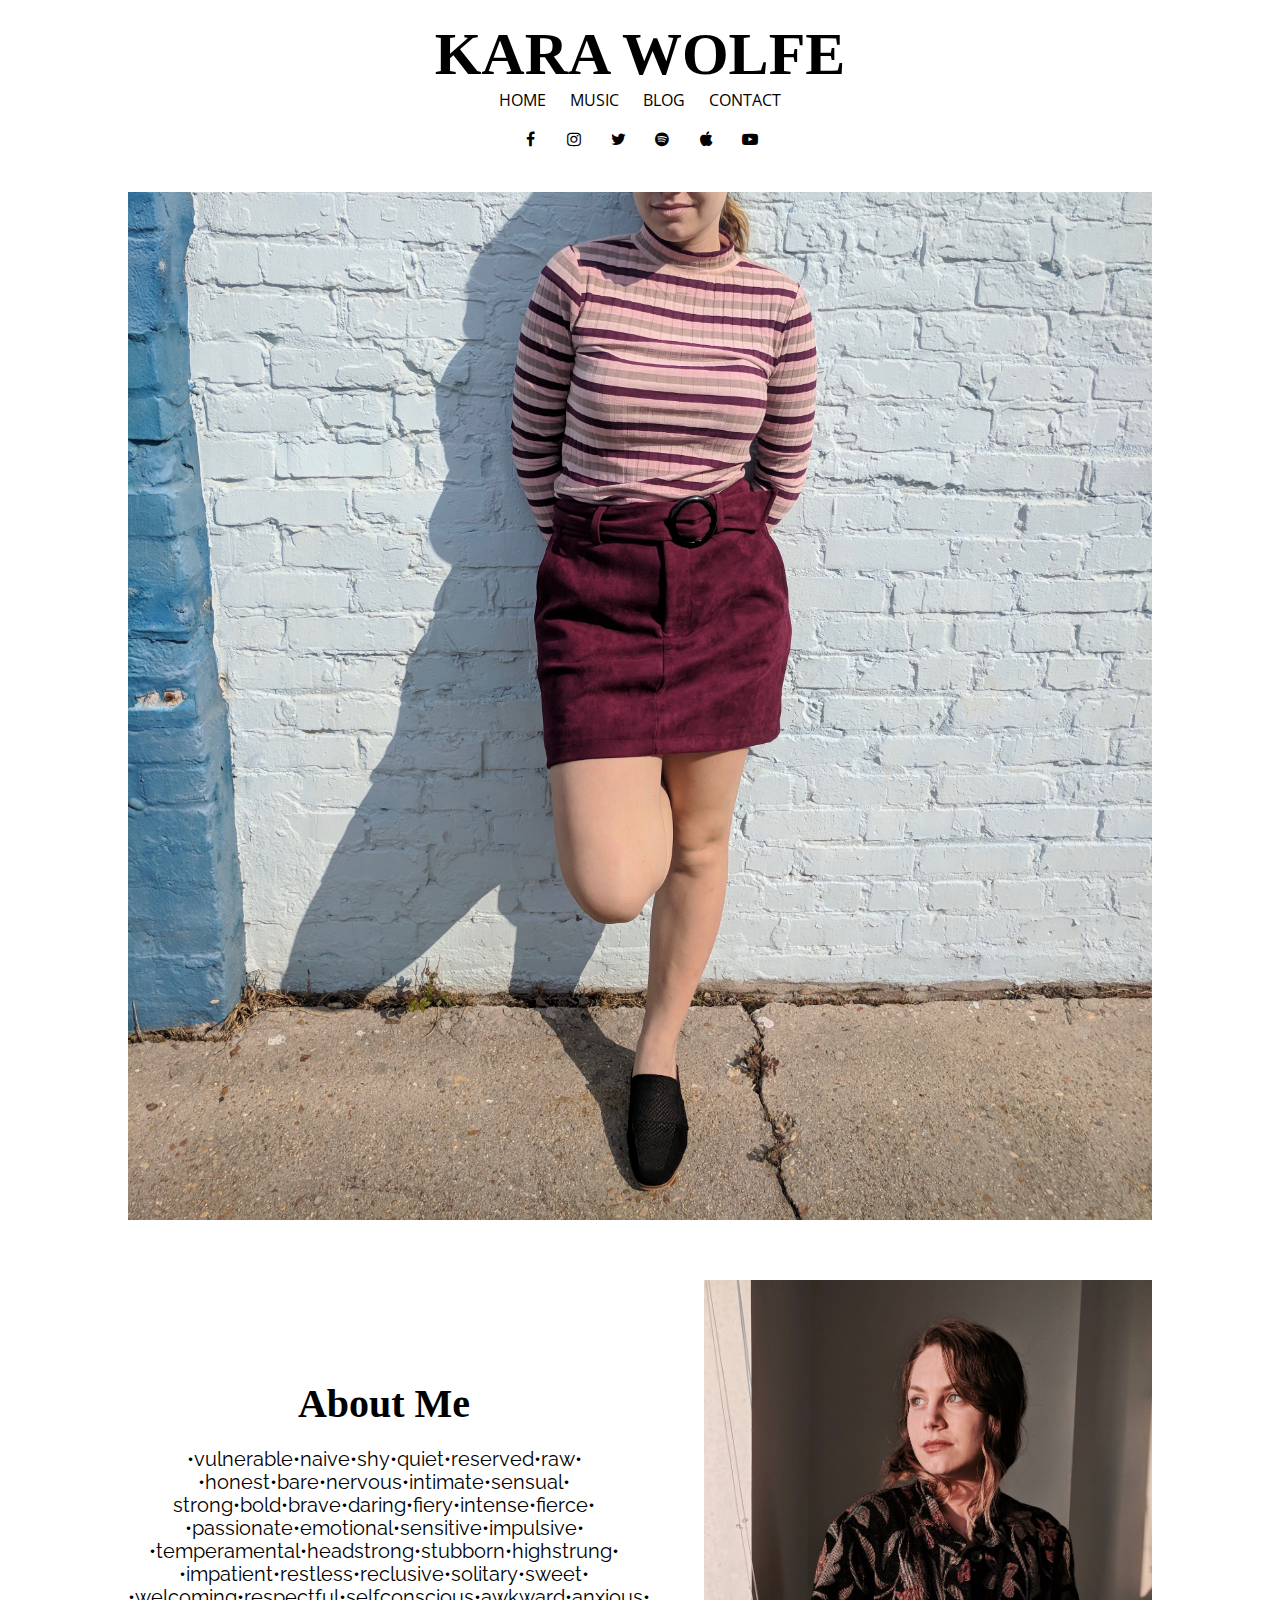
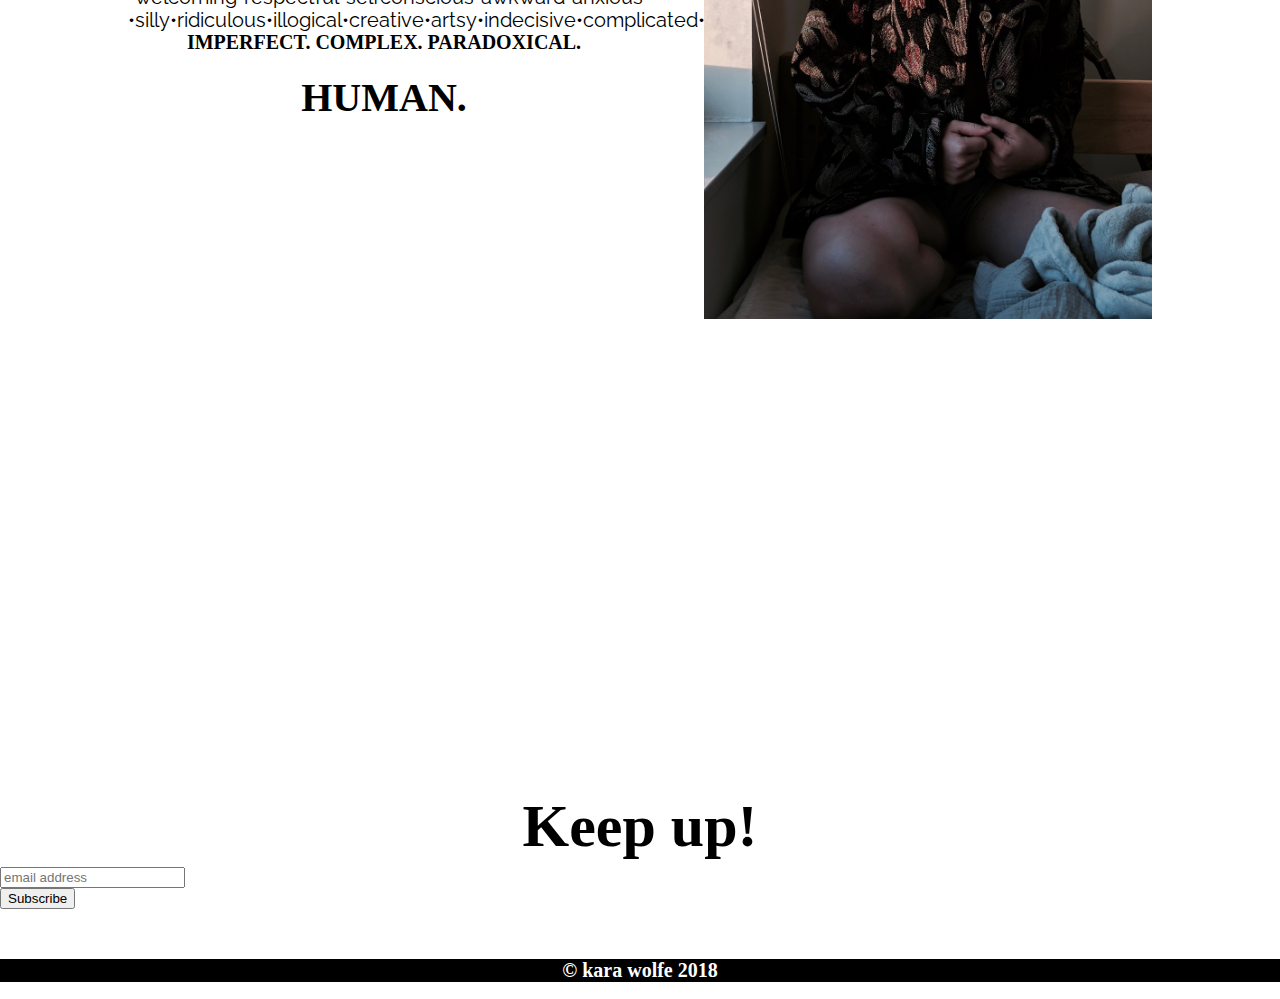
<file: index.html>
<!DOCTYPE html>

<html>

<head>
    <meta charset="UTF-8">
    <title>Kara Wolfe</title>
    <link rel="stylesheet" href="//fonts.googleapis.com/css?family=Open+Sans|Permanent+Marker|Raleway" type="text/css">

    <link rel="stylesheet" href="main.css" type="text/css">
    <link rel="stylesheet" href="https://cdnjs.cloudflare.com/ajax/libs/font-awesome/4.7.0/css/font-awesome.min.css">
    
    <link href="//cdn-images.mailchimp.com/embedcode/classic-10_7.css" rel="stylesheet" type="text/css">


</head>


<body>

    <h1><a href="index.html">KARA WOLFE</a></h1>


    <nav>
        <ul class="menu">
            <li><a href="index.html">HOME</a></li>
            <li><a href="music.html">MUSIC</a></li>
            <li><a href="blog.html">BLOG</a></li>
            <li><a href="contact.html">CONTACT</a></li>

        </ul>

    </nav>

    <div id="social-icons">
        <a href="https://www.facebook.com/karawolfemusic/" target="blank" class="fa fa-facebook"></a>
        <a href="https://www.instagram.com/karawolfemusic/" target="blank" class="fa fa-instagram"></a>
        <a href="https://twitter.com/karawolfemusic" target="blank" class="fa fa-twitter"></a>
        <a href="#" class="fa fa-spotify"></a>
        <a href="#" class="fa fa-apple"></a>
        <a href="#" class="fa fa-youtube-play"></a>

    </div>

<img src="images/bluewallskirt.jpg" id="mainimage">
    
        <img src="images/IMG_20171029_180205.jpg" id="aboutmeimg">

    
   <div id="aboutme"> <h3>About Me</h3>
    
   <p id="trait">•vulnerable•naive•shy•quiet•reserved•raw•</p>
       
    <p id="trait">•honest•bare•nervous•intimate•sensual•</p>
    <p id="trait">strong•bold•brave•daring•fiery•intense•fierce•</p>
    <p id="trait">•passionate•emotional•sensitive•impulsive•</p>
    <p id="trait">•temperamental•headstrong•stubborn•highstrung•</p>
    <p id="trait">•impatient•restless•reclusive•solitary•sweet•</p>
    <p id="trait">•welcoming•respectful•selfconscious•awkward•anxious•</p>
    <p id="trait">•silly•ridiculous•illogical•creative•artsy•indecisive•complicated•</p>
    <h3  id="aboutmetext">IMPERFECT. COMPLEX. PARADOXICAL. </h3>
    <h3>HUMAN. </h3>
       
         </div>
    

    
 
    <iframe id="spotifyplayerhome" src="https://open.spotify.com/embed/album/4XTUXze7zKi02cUYptnsZC" width="450" height="407" frameborder="0" allowtransparency="true" allow="encrypted-media"></iframe>


    
    <script charset="utf-8" src="https://widget.bandsintown.com/main.min.js"></script><a class="bit-widget-initializer" data-artist-name="Electric Swandive" data-display-local-dates="true" data-display-past-dates="true" data-auto-style="false" data-text-color="#000000" data-link-color="#000000" data-popup-background-color="#FFFFFF" data-background-color="#FFFFFF" data-display-limit="15" data-link-text-color="#FFFFFF" data-widget-width="80%"></a>

    
    
  
    
    

    <h1 id="signuptext">Keep up!</h1>
    
<link href="//cdn-images.mailchimp.com/embedcode/horizontal-slim-10_7.css" rel="stylesheet" type="text/css">
<style type="text/css">
	#mc_embed_signup{background:#fff; clear:left; font:14px Helvetica,Arial,sans-serif; width:100%;}
	
</style>
<div id="mc_embed_signup">
<form action="https://karawolfe.us17.list-manage.com/subscribe/post?u=324a95b65a43c5379cf7c8951&amp;id=78b5268598" method="post" id="mc-embedded-subscribe-form" name="mc-embedded-subscribe-form" class="validate" target="_blank" novalidate>
    <div id="mc_embed_signup_scroll">
	
	<input type="email" value="" name="EMAIL" class="email" id="mce-EMAIL" placeholder="email address" required>
    
    <div style="position: absolute; left: -5000px;" aria-hidden="true"><input type="text" name="b_324a95b65a43c5379cf7c8951_78b5268598" tabindex="-1" value=""></div>
    <div class="clear"><input type="submit" value="Subscribe" name="subscribe" id="mc-embedded-subscribe" class="button"></div>
    </div>
</form>
</div>


<script src="//ajax.googleapis.com/ajax/libs/jquery/1.7.2/jquery.min.js" type="text/javascript"></script>
    
    <script src="scripts.js"></script>
</body>

    
    <footer>
    <div class="blackboxfooter">
        
        <h2>© kara wolfe 2018</h2>
        </div>
    </footer>





</html>
</file>
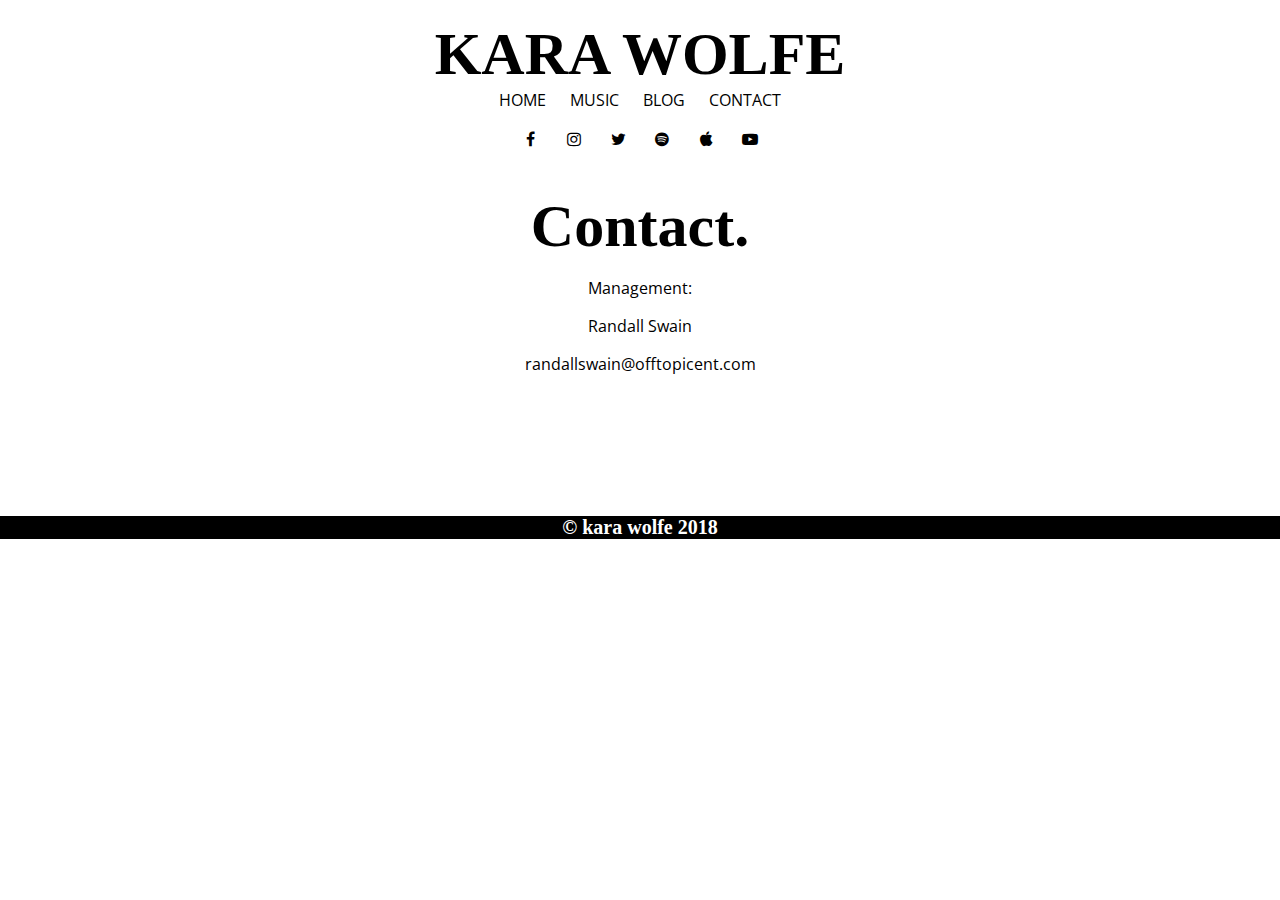
<file: contact.html>
<!DOCTYPE html>

<html>

<head>
    <meta charset="UTF-8">
    <title>Kara Wolfe</title>
    <link rel="stylesheet" href="//fonts.googleapis.com/css?family=Open+Sans|Permanent+Marker|Raleway" type="text/css">

    <link rel="stylesheet" href="main.css" type="text/css">
    <link rel="stylesheet" href="https://cdnjs.cloudflare.com/ajax/libs/font-awesome/4.7.0/css/font-awesome.min.css">

</head>


<body>

       <h1><a href="index.html">KARA WOLFE</a></h1>


      <nav>
        <ul class="menu">
            <li><a href="index.html">HOME</a></li>
            <li><a href="music.html">MUSIC</a></li>
            <li><a href="blog.html">BLOG</a></li>
            <li><a href="contact.html">CONTACT</a></li>

        </ul>

    </nav>

    <div id="social-icons">
        <a href="https://www.facebook.com/karawolfemusic/" target="blank" class="fa fa-facebook"></a>
        <a href="https://www.instagram.com/karawolfemusic/" target="blank" class="fa fa-instagram"></a>
        <a href="https://twitter.com/karawolfemusic" target="blank" class="fa fa-twitter"></a>
        <a href="#" class="fa fa-spotify"></a>
        <a href="#" class="fa fa-apple"></a>
        <a href="#" class="fa fa-youtube-play"></a>

    </div>



    <h1>Contact.</h1>
    
    <p class="contactmanagement">Management:</p>
    <p class="contactmanagement">Randall Swain</p>
    <p class="contactmanagement"><a href="mailto:randallswain@offtopicent.com?Subject=Website Inquiry" target="_top">randallswain@offtopicent.com</a></p>
          
    
    
  
    <br>
    <br>
    <br>
        <br>
    <br>
    <br>
    
    
    
  
    
    <script src="//ajax.googleapis.com/ajax/libs/jquery/1.7.2/jquery.min.js" type="text/javascript"></script>


    <script src="scripts.js"></script>
</body>

    
    <footer>
    <div class="blackboxfooter">
        
        <h2>© kara wolfe 2018</h2>
        </div>
    </footer>





</html>
</file>
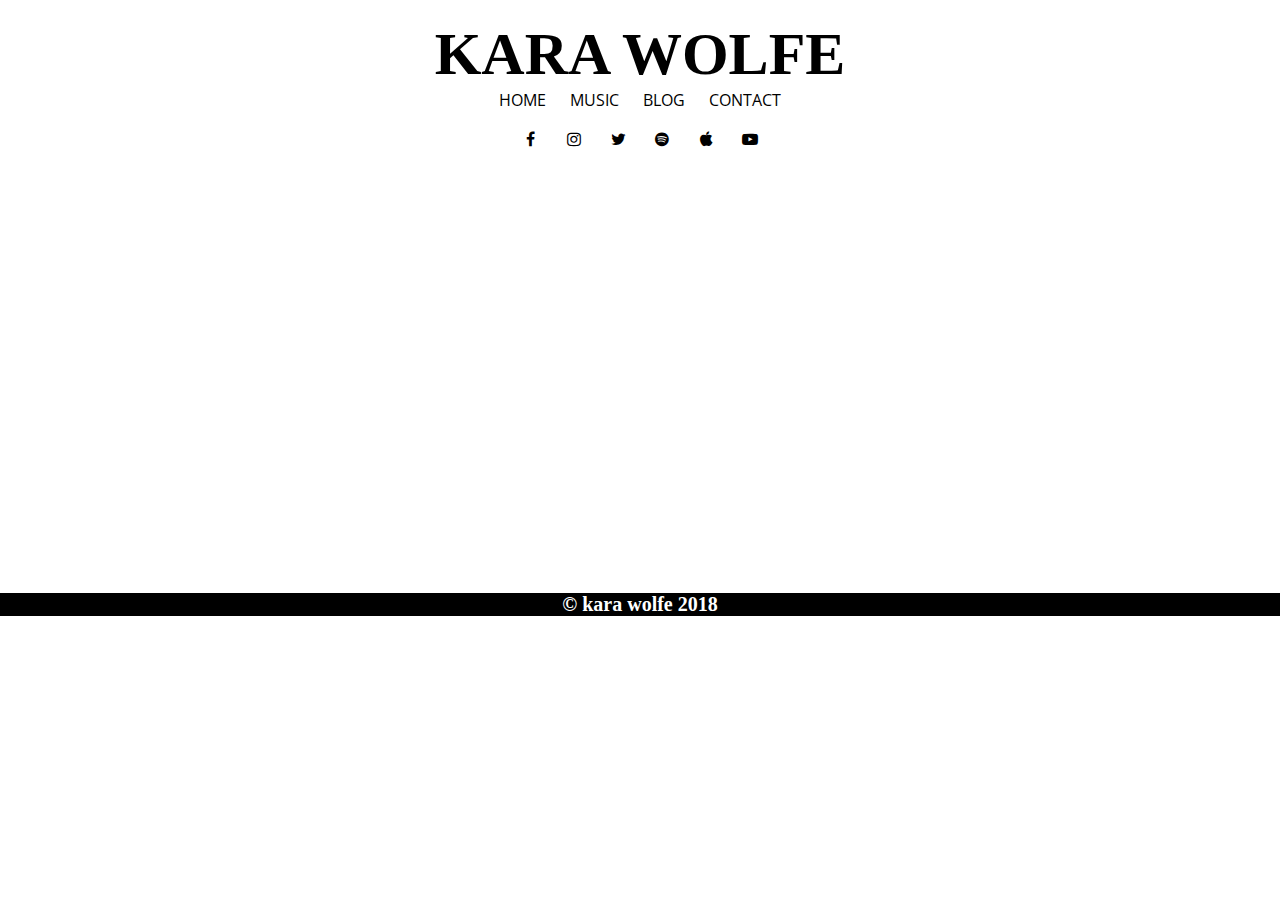
<file: music.html>
<!DOCTYPE html>

<html>

<head>
    <meta charset="UTF-8">
    <title>Kara Wolfe</title>
    <link rel="stylesheet" href="//fonts.googleapis.com/css?family=Open+Sans|Permanent+Marker|Raleway" type="text/css">

    <link rel="stylesheet" href="main.css" type="text/css">
    <link rel="stylesheet" href="https://cdnjs.cloudflare.com/ajax/libs/font-awesome/4.7.0/css/font-awesome.min.css">

</head>


<body>

    <h1>KARA WOLFE</h1>

    <nav>
        <ul class="menu">
            <li><a href="index.html">HOME</a></li>
            <li><a href="music.html">MUSIC</a></li>
            <li><a href="blog.html">BLOG</a></li>
            <li><a href="contact.html">CONTACT</a></li>

        </ul>

    </nav>

    <div id="social-icons">
        <a href="https://www.facebook.com/karawolfemusic/" target="blank" class="fa fa-facebook"></a>
        <a href="https://www.instagram.com/karawolfemusic/" target="blank" class="fa fa-instagram"></a>
        <a href="https://twitter.com/karawolfemusic" target="blank" class="fa fa-twitter"></a>
        <a href="#" class="fa fa-spotify"></a>
        <a href="#" class="fa fa-apple"></a>
        <a href="#" class="fa fa-youtube-play"></a>

    </div>


    <iframe id="spotifyplayer" src="https://open.spotify.com/embed/album/4XTUXze7zKi02cUYptnsZC" width="300" height="380" frameborder="0" allowtransparency="true"></iframe>
  
    <iframe src="https://tools.applemusic.com/embed/v1/album/1351915341?country=us" height="380px" width="300" frameborder="0"></iframe>
    
    <script src="//ajax.googleapis.com/ajax/libs/jquery/1.7.2/jquery.min.js" type="text/javascript"></script>


    <script src="scripts.js"></script>
</body>

    
    <footer>
    <div class="blackboxfooter">
        
        <h2>© kara wolfe 2018</h2>
        </div>
    </footer>





</html>
</file>
<file: main.css>
body {
  margin: 0px; }

h1 {
  font-family: "Permanent Marker", cursive;
  font-size: 60px;
  text-align: center;
  margin-top: 20px;
  margin-bottom: 0px; }

h2 {
  font-family: "Permanent Marker", cursive;
  font-size: 20px;
  text-align: center; }

h3 {
  font-family: "Permanent Marker", cursive;
  font-size: 40px;
  margin-top: 20px;
  margin-bottom: 0px;
  text-align: center;
  margin-left: 10%;
  width: 40%; }

p {
  font-family: "Open Sans", sans-serif; }

#social-icons {
  margin: 0 auto;
  text-align: center;
  margin-bottom: 40px;
  padding: 0; }

.fa {
  padding: 5px;
  width: 30px;
  text-decoration: none;
  background: white;
  color: black; }

.fa:hover {
  opacity: 0.7; }

nav {
  text-align: center;
  text-decoration: none; }

.menu {
  font-family: "Open Sans", sans-serif;
  list-style-type: none;
  margin: 0 auto;
  display: inline-block;
  margin-top: 0;
  padding: 0px;
  margin-bottom: 15px; }

li {
  font-family: "Open Sans", sans-serif;
  display: inline;
  padding-left: 10px;
  padding-right: 10px;
  text-decoration: none; }
  li li a {
    color: black;
    text-decoration: none; }

a {
  text-decoration: none;
  color: black; }

a:active {
  color: #828d95; }

#mainimage {
  display: block;
  margin-left: auto;
  margin-right: auto;
  width: 80%; }

#trait {
  width: 40%;
  margin-left: 10%;
  text-decoration-color: white;
  font-size: 20px;
  font-family: 'Raleway', sans-serif;
  height: 3px;
  text-align: center; }

.blackboxfooter {
  background-color: black;
  width: 100%;
  color: white;
  margin-bottom: 0px; }

.bit-widget-container {
  width: 43%;
  margin-right: 10%;
  border: solid 4px black;
  height: 400px;
  float: right; }

.bit-widget {
  width: 100% !important; }

#spotifyplayer {
  margin-left: 480px; }

#spotifyplayerhome {
  margin-left: 10%; }

.contactmanagement {
  margin: o auto;
  text-align: center; }

#mc_embed_signup {
  background: #fff;
  clear: left;
  font-family: "Open Sans", sans-serif;
  font-size: 14px;
  width: 50%;
  margin-bottom: 50px;
  color: black; }

#aboutmeimg {
  width: 35%;
  float: right;
  margin-top: 60px;
  margin-right: 10%; }

#aboutmeimg:hover {
  width: 50%; }

#aboutmetext {
  font-size: 20px; }

#aboutme {
  margin-top: 160px;
  clear: none;
  margin-bottom: 200px; }

#signuptext {
  margin-bottom: 20px;
  font-size: 60px;
  margin-bottom: 6px;
  margin-top: 60px;
  text-align: center; }

.morebio button {
  margin-left: 25%;
  font-family: "Permanent Marker", cursive;
  font-size: 15px;
  color: white;
  background-color: black; }
.morebio p {
  display: none;
  font-family: "Open Sans", sans-serif; }
.morebio p.visible {
  display: inline-block;
  text-align: right;
  margin-right: 10px; }

/*# sourceMappingURL=main.css.map */
</file>
